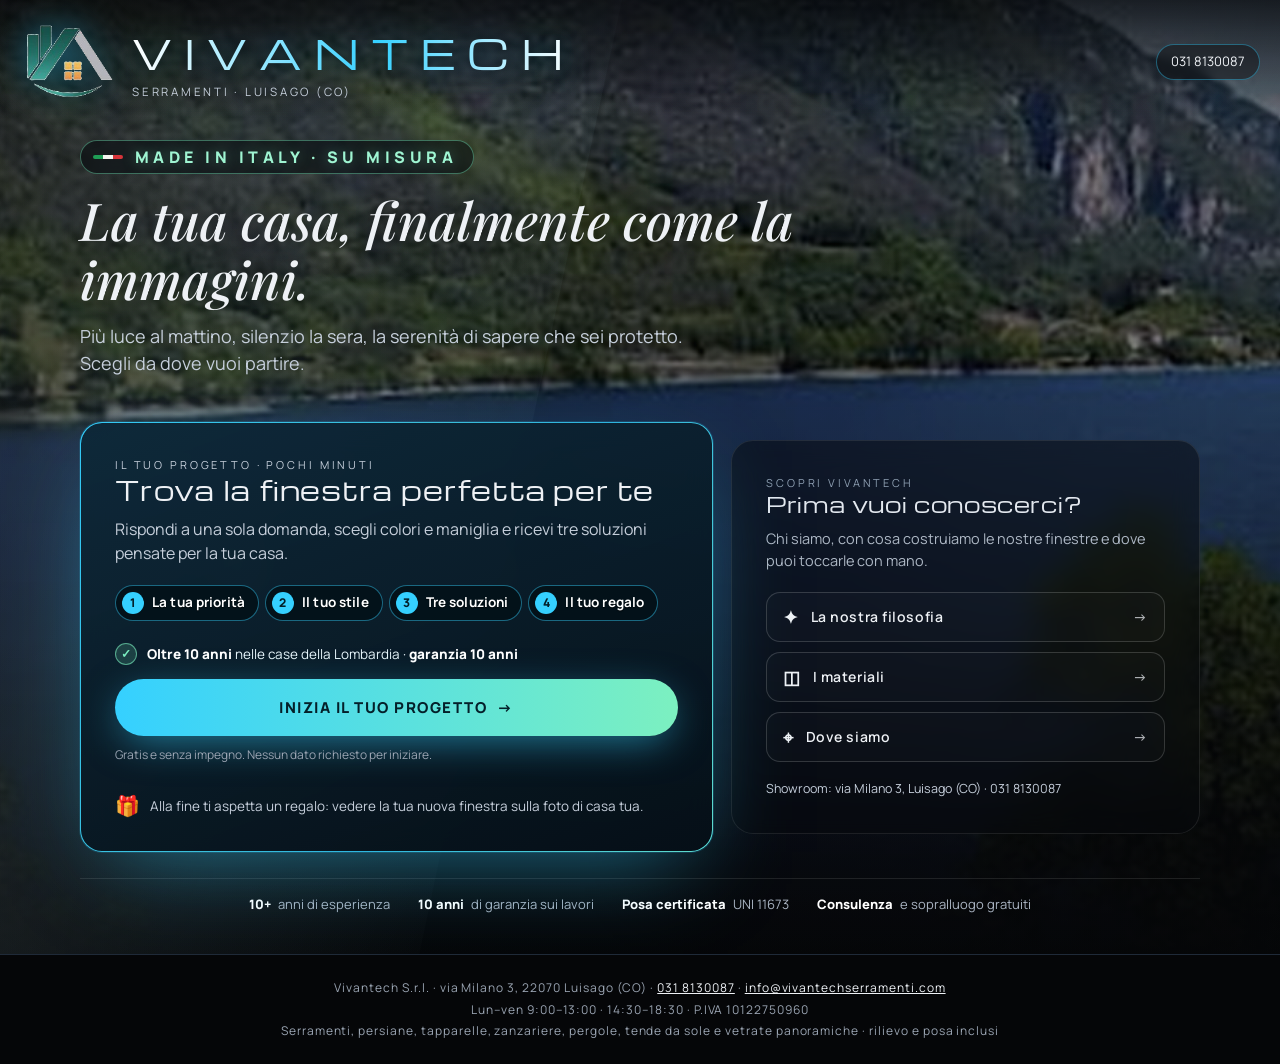
<file: index.html>
<!doctype html>
<html lang="it">
<head>
<meta charset="utf-8">
<meta name="viewport" content="width=device-width,initial-scale=1,viewport-fit=cover">
<title>Vivantech · Serramenti su misura a Luisago (CO)</title>
<meta name="description" content="Serramenti in PVC, fibra di vetro e alluminio con rilievo e posa. Trova la finestra perfetta per la tua casa o vieni a trovarci nello showroom di Luisago (CO).">
<meta name="theme-color" content="#050608">
<link rel="preconnect" href="https://fonts.googleapis.com">
<link rel="stylesheet" href="https://fonts.googleapis.com/css2?family=Michroma&family=Manrope:wght@400;600;800&family=Playfair+Display:ital,wght@1,500&display=swap">
<link rel="stylesheet" href="css/vt.css">
<link rel="prefetch" href="tre-finestre/">
<style>
/* ---------- HOME: un bivio, due binari ---------- */
.hero{position:relative;min-height:100vh;min-height:100dvh;display:flex;flex-direction:column;justify-content:center;
 padding:calc(96px + env(safe-area-inset-top,0px)) 20px 40px;overflow:hidden;isolation:isolate}
/* lo sfondo: il lago, con una "respirazione" lentissima */
.bg{position:absolute;inset:-4%;z-index:-2;background:url(img/vista-lago.jpg) center 68%/cover no-repeat;animation:breathe 38s ease-in-out infinite alternate;filter:saturate(1.05)}
@keyframes breathe{from{transform:scale(1)}to{transform:scale(1.08) translateY(-1.5%)}}
/* velo scuro: il testo resta leggibile, il lago resta protagonista in alto */
.veil{position:absolute;inset:0;z-index:-1;background:
 radial-gradient(90% 60% at 50% 0%,rgba(5,6,8,0),rgba(5,6,8,.35) 60%),
 linear-gradient(180deg,rgba(5,6,8,.35) 0%,rgba(5,6,8,.2) 30%,rgba(5,6,8,.55) 62%,rgba(5,6,8,.92) 90%,#050608 100%)}
/* lama di luce che attraversa piano la scena */
.glow{position:absolute;z-index:-1;top:-30%;left:-20%;width:60%;height:160%;background:linear-gradient(100deg,transparent,rgba(190,240,255,.10),transparent);
 transform:rotate(12deg);animation:sweep 14s ease-in-out infinite;pointer-events:none}
@keyframes sweep{0%{transform:translateX(-30%) rotate(12deg);opacity:0}25%{opacity:1}60%{opacity:.6}100%{transform:translateX(230%) rotate(12deg);opacity:0}}

.wrap{width:min(1120px,100%);margin:0 auto}
.head{max-width:720px;margin-bottom:clamp(26px,5vh,48px)}
.head .ttl{text-shadow:0 4px 30px rgba(0,0,0,.5);font:italic 500 clamp(28px,4.5vw,52px)/1.14 'Playfair Display',Georgia,serif;letter-spacing:0}
/* Made in Italy in evidenza, con il tricolore */
.head .eyebrow{display:inline-flex;align-items:center;gap:12px;font:800 clamp(13px,1.5vw,16px)/1 var(--body);letter-spacing:.28em;color:#9ff5d2;
 margin-bottom:16px;padding:8px 16px 8px 12px;border-radius:999px;background:rgba(5,10,14,.55);border:1px solid rgba(124,240,192,.4);
 backdrop-filter:blur(6px);text-shadow:0 0 14px rgba(124,240,192,.45)}
.head .eyebrow::before{content:"";width:30px;height:4px;border-radius:2px;flex:none;
 background:linear-gradient(90deg,#1f9d55 0 33.3%,#f4f5f0 33.3% 66.6%,#d6343a 66.6%)}

/* i due binari */
.tracks{display:grid;grid-template-columns:1.35fr 1fr;gap:18px;align-items:stretch}
.track{position:relative;border-radius:22px;padding:clamp(22px,3vw,34px);backdrop-filter:blur(14px);-webkit-backdrop-filter:blur(14px);
 opacity:0;transform:translateY(18px);animation:rise .9s cubic-bezier(.2,.8,.2,1) forwards}
.track h2{font:400 clamp(19px,2.3vw,26px)/1.3 var(--display);letter-spacing:.03em;margin:0 0 10px}
.track p{margin:0;color:#c6cfdb}
@keyframes rise{to{opacity:1;transform:none}}

/* BINARIO B: l'esperienza (azione primaria, la più luminosa) */
.tB{z-index:1;background:linear-gradient(160deg,rgba(12,40,56,.9),rgba(6,16,24,.92));border:1.5px solid rgba(53,208,255,.85);
 box-shadow:0 0 0 1px rgba(53,208,255,.15),0 30px 90px -30px rgba(53,208,255,.55);animation-delay:.15s}
.tB::before{content:"";position:absolute;inset:-1px;border-radius:inherit;padding:1px;pointer-events:none;
 background:linear-gradient(120deg,rgba(53,208,255,.9),rgba(124,240,192,.2) 40%,rgba(53,208,255,0) 60%,rgba(124,240,192,.8));
 -webkit-mask:linear-gradient(#000 0 0) content-box,linear-gradient(#000 0 0);-webkit-mask-composite:xor;mask-composite:exclude;opacity:.8}
.tB .btn{margin-top:14px;font-size:15px;padding:18px 26px}
.tB{animation:rise .9s cubic-bezier(.2,.8,.2,1) .15s forwards,halo 4.5s ease-in-out 1.2s infinite}
@keyframes halo{0%,100%{box-shadow:0 0 0 1px rgba(53,208,255,.25),0 0 40px -6px rgba(53,208,255,.55),0 30px 90px -30px rgba(53,208,255,.6)}
 50%{box-shadow:0 0 0 1px rgba(53,208,255,.45),0 0 70px -4px rgba(53,208,255,.8),0 30px 110px -26px rgba(53,208,255,.75)}}
/* rassicurazione subito sopra il pulsante */
.tB .proof{display:flex;align-items:center;gap:10px;flex-wrap:wrap;margin-top:22px;font-size:13.5px;color:#e8f6fb}
.proof .ok{flex:none;display:grid;place-items:center;width:22px;height:22px;border-radius:50%;background:rgba(124,240,192,.16);border:1px solid rgba(124,240,192,.6);color:var(--accent2);font-size:12px;font-weight:800}
.tB .proof span:last-child{flex:1;min-width:0}
.proof b{font-weight:800;color:#fff}
.tB{display:flex;flex-direction:column}.tB .gift{margin-top:auto;padding-top:18px}
@media(max-width:860px){.tB .gift{margin-top:14px;padding-top:0}}
.steps{list-style:none;display:flex;flex-wrap:wrap;gap:6px 6px;padding:0;margin:20px 0 0;counter-reset:s}
.steps li{counter-increment:s;display:flex;align-items:center;gap:8px;font:700 13.5px/1 var(--body);letter-spacing:.01em;color:#fff;
 background:rgba(4,18,26,.92);border:1px solid rgba(53,208,255,.45);border-radius:999px;padding:6px 13px 6px 6px;
 -webkit-font-smoothing:antialiased;text-shadow:0 1px 1px rgba(0,0,0,.6)}
.steps li::before{content:counter(s);display:grid;place-items:center;width:22px;height:22px;border-radius:50%;background:var(--accent);color:#03202a;font-weight:800;font-size:12px;text-shadow:none}
.gift{display:flex;gap:10px;align-items:flex-start;margin-top:18px;font-size:13.5px;color:#cfe9f2}
.gift i{font-style:normal;font-size:20px;line-height:1}
.micro{display:block;margin-top:10px;font-size:12px;color:var(--muted)}

/* BINARIO A: la scoperta (secondario, calmo) */
.tA{background:rgba(6,8,12,.5);border:1px solid rgba(255,255,255,.09);animation-delay:.3s;display:flex;flex-direction:column}
.links{display:grid;gap:10px;margin-top:20px}
.tA h2{font-size:clamp(17px,1.9vw,21px);color:#e3e8ef}
.tA h2+p{color:#aeb8c5;font-size:14.5px}
.tA .eyebrow{color:#8fa0b3}
.links .gh{justify-content:space-between;padding:12px 16px;border-radius:14px;font-size:14px;font-weight:600;border-color:rgba(255,255,255,.16);background:rgba(255,255,255,.02);backdrop-filter:none}
@media(min-width:861px){.tA{margin-block:18px}}
.links .gh span{display:flex;align-items:center;gap:12px}
.links .gh em{font-style:normal;font-size:18px}
.where{margin-top:auto;padding-top:18px;font-size:12.5px;color:var(--muted)}

.scroll{position:absolute;left:50%;bottom:14px;transform:translateX(-50%);font-size:11px;letter-spacing:.24em;text-transform:uppercase;color:var(--muted);opacity:.7}

/* barra della fiducia: numeri brevi, sotto la scelta (non distraggono dal bivio) */
.trust{list-style:none;display:flex;flex-wrap:wrap;justify-content:center;gap:8px 28px;margin:26px 0 0;padding:16px 0 0;border-top:1px solid rgba(255,255,255,.1);
 font-size:13px;color:#aab4c2;opacity:0;animation:rise .9s .5s forwards}
.trust b{color:#fff;font-weight:800;margin-right:4px}
/* marchio più evidente nella Home */
.home .top{padding-top:calc(16px + env(safe-area-inset-top,0px))}
.home .brand{gap:16px}
.home .brand img{width:96px;filter:drop-shadow(0 0 18px rgba(53,208,255,.55)) drop-shadow(0 6px 14px rgba(0,0,0,.6))}
.home .brand b{font-size:clamp(24px,3.4vw,40px);letter-spacing:.3em;filter:drop-shadow(0 0 14px rgba(53,208,255,.45)) drop-shadow(0 2px 6px rgba(0,0,0,.7))}
.home .brand small{font-size:11.5px;color:#c6cfdb;letter-spacing:.24em}
.home .hero{padding-top:calc(140px + env(safe-area-inset-top,0px))}
@media(max-width:640px){.home .brand{gap:10px}.home .brand img{width:60px}.home .brand b{font-size:19px;letter-spacing:.17em}.home .tel{font-size:12px;padding:6px 10px}.home .hero{padding-top:calc(108px + env(safe-area-inset-top,0px))}}
@media(max-width:860px){
 .trust{justify-content:flex-start;gap:8px 18px}
 .tracks{grid-template-columns:1fr}
 .hero{justify-content:flex-start}
 .head{margin-bottom:22px}
}
</style>
</head>
<body class="home">
<header class="top">
 <a class="brand" href="./"><img src="img/logo.png" alt="Logo Vivantech"><div><b>Vivantech</b><small>Serramenti · Luisago (CO)</small></div></a>
 <a class="tel" href="tel:+390318130087">031 8130087</a>
</header>

<main class="hero">
 <div class="bg" aria-hidden="true"></div><div class="veil" aria-hidden="true"></div><div class="glow" aria-hidden="true"></div>
 <div class="wrap">
  <div class="head">
   <p class="eyebrow">Made in Italy · Su misura</p>
   <h1 class="ttl">La tua casa, finalmente come la immagini.</h1>
   <p class="sub">Più luce al mattino, silenzio la sera, la serenità di sapere che sei protetto. Scegli da dove vuoi partire.</p>
  </div>

  <div class="tracks">
   <!-- BINARIO B · L'ESPERIENZA (azione principale) -->
   <section class="track tB" aria-labelledby="tBt">
    <p class="eyebrow">Il tuo progetto · pochi minuti</p>
    <h2 id="tBt">Trova la finestra perfetta per te</h2>
    <p>Rispondi a una sola domanda, scegli colori e maniglia e ricevi tre soluzioni pensate per la tua casa.</p>
    <ol class="steps" aria-label="Le tappe">
     <li>La tua priorità</li><li>Il tuo stile</li><li>Tre soluzioni</li><li>Il tuo regalo</li>
    </ol>
    <p class="proof"><span class="ok" aria-hidden="true">✓</span><span><b>Oltre 10 anni</b> nelle case della Lombardia · <b>garanzia 10 anni</b></span></p>
    <a class="btn" href="tre-finestre/#priorita">Inizia il tuo progetto <span aria-hidden="true">→</span></a>
    <span class="micro">Gratis e senza impegno. Nessun dato richiesto per iniziare.</span>
    <p class="gift"><i aria-hidden="true">🎁</i><span>Alla fine ti aspetta un regalo: vedere la tua nuova finestra sulla foto di casa tua.</span></p>
   </section>

   <!-- BINARIO A · LA SCOPERTA -->
   <section class="track tA" aria-labelledby="tAt">
    <p class="eyebrow">Scopri Vivantech</p>
    <h2 id="tAt">Prima vuoi conoscerci?</h2>
    <p>Chi siamo, con cosa costruiamo le nostre finestre e dove puoi toccarle con mano.</p>
    <nav class="links" aria-label="Scopri Vivantech">
     <a class="gh" href="scopri/#filosofia"><span><em aria-hidden="true">✦</em>La nostra filosofia</span><i aria-hidden="true">→</i></a>
     <a class="gh" href="scopri/#materiali"><span><em aria-hidden="true">◫</em>I materiali</span><i aria-hidden="true">→</i></a>
     <a class="gh" href="scopri/#dove"><span><em aria-hidden="true">⌖</em>Dove siamo</span><i aria-hidden="true">→</i></a>
    </nav>
    <p class="where">Showroom: via Milano 3, Luisago (CO) · 031 8130087</p>
   </section>
  </div>
  <ul class="trust" aria-label="Perché fidarti">
   <li><b>10+</b> anni di esperienza</li>
   <li><b>10 anni</b> di garanzia sui lavori</li>
   <li><b>Posa certificata</b> UNI 11673</li>
   <li><b>Consulenza</b> e sopralluogo gratuiti</li>
  </ul>
 </div>
</main>

<footer>Vivantech S.r.l. · via Milano 3, 22070 Luisago (CO) · <a href="tel:+390318130087">031 8130087</a> · <a href="mailto:info@vivantechserramenti.com">info@vivantechserramenti.com</a><br>Lun–ven 9:00–13:00 · 14:30–18:30 · P.IVA 10122750960<br>Serramenti, persiane, tapparelle, zanzariere, pergole, tende da sole e vetrate panoramiche · rilievo e posa inclusi</footer>
</body>
</html>
</file>
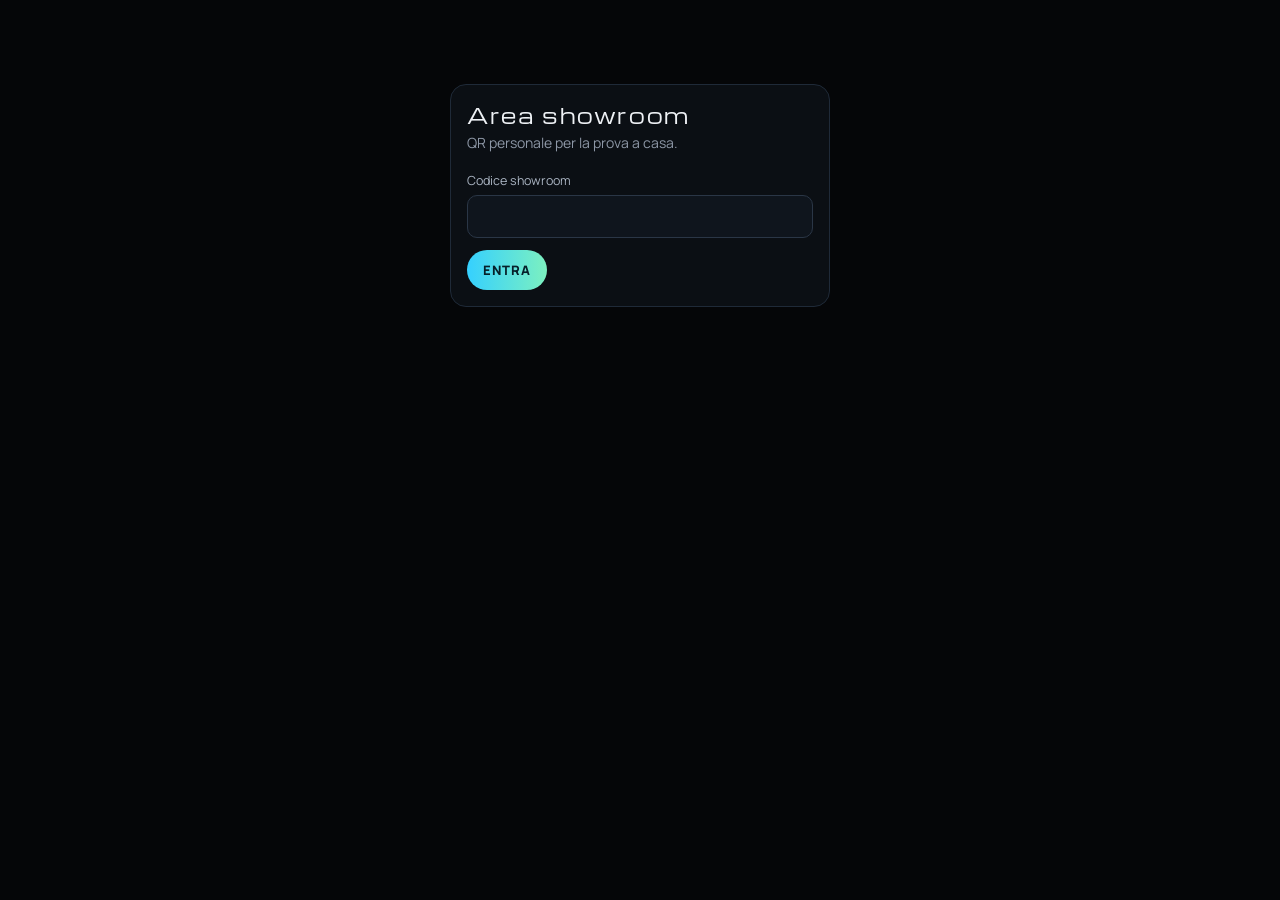
<file: operatore/index.html>
<!doctype html>
<html lang="it">
<head>
<meta charset="utf-8">
<meta name="viewport" content="width=device-width,initial-scale=1">
<title>QR prova a casa · Showroom Vivantech</title>
<meta name="robots" content="noindex,nofollow">
<link rel="preconnect" href="https://fonts.googleapis.com">
<link rel="stylesheet" href="https://fonts.googleapis.com/css2?family=Michroma&family=Manrope:wght@400;600;800&display=swap">
<style>
:root{--bg:#050608;--fg:#eef1f5;--muted:#8d97a6;--accent:#35d0ff;--accent2:#7cf0c0;--display:'Michroma',Arial,sans-serif;--body:'Manrope',Arial,sans-serif;color-scheme:dark}
*{box-sizing:border-box}body{margin:0;background:var(--bg);color:var(--fg);font-family:var(--body)}
[hidden]{display:none!important}
main{max-width:900px;margin:0 auto;padding:24px 16px}
h1{font:400 20px var(--display);letter-spacing:.08em;margin:0 0 4px}
.sub{color:var(--muted);margin:0 0 20px;font-size:14px}
.grid{display:grid;grid-template-columns:1fr 340px;gap:20px}
.card{background:#0b0f14;border:1px solid #1f2a38;border-radius:16px;padding:16px}
label{display:flex;flex-direction:column;gap:6px;font-size:12.5px;color:#aab4c2;margin-bottom:12px}
select,input{background:#0f151d;border:1px solid #2a3646;border-radius:10px;color:var(--fg);font:15px var(--body);padding:10px 12px}
.row{display:flex;gap:8px;flex-wrap:wrap}
.btn{appearance:none;border:0;background:linear-gradient(90deg,var(--accent),#7cf0c0);color:#06202a;font:800 13px var(--body);border-radius:999px;padding:11px 16px;letter-spacing:.08em;text-transform:uppercase;cursor:pointer}
.ghost{appearance:none;background:transparent;border:1px solid rgba(255,255,255,.35);color:var(--fg);border-radius:999px;padding:10px 14px;font:600 13px var(--body);cursor:pointer;text-decoration:none}
#qr{background:#fff;border-radius:12px;padding:10px;aspect-ratio:1}
#qr svg{display:block;width:100%;height:100%}
.code{font:400 22px var(--display);letter-spacing:.12em;text-align:center;margin:12px 0 4px}
.what{text-align:center;color:#c3ccd8;font-size:13.5px;margin:0 0 10px}
.err{color:#ff8a8a;font-size:13px}
.note{color:var(--muted);font-size:12.5px;line-height:1.5;margin-top:16px}
@media (max-width:760px){.grid{grid-template-columns:1fr}}
@media print{body{background:#fff;color:#000}.card:first-child,.row,.note,h1+.sub{display:none}.grid{grid-template-columns:1fr}.card{border:0;background:#fff}.code,.what{color:#000}}
</style>
</head>
<body>
<main>
 <section id="gate" class="card" style="max-width:380px;margin:60px auto">
  <h1>Area showroom</h1><p class="sub">QR personale per la prova a casa.</p>
  <label>Codice showroom<input id="pin" type="password" inputmode="numeric" autocomplete="off"></label>
  <button class="btn" id="enter">Entra</button> <span class="err" id="pinErr" hidden>Codice non corretto</span>
 </section>
 <section id="app" hidden>
  <h1>QR prova a casa</h1>
  <p class="sub">Scegli la finestra vista con il cliente e consegnagli il QR: lo inquadra, carica la foto frontale della sua finestra e ci appoggia sopra il serramento.</p>
  <div class="grid">
   <div class="card">
    <label>Materiale<select id="m"></select></label>
    <label>Modello<select id="mod"></select></label>
    <label>Colore interno<select id="c"></select></label>
    <label>Colore esterno<select id="ce"></select></label>
    <label>Maniglia<select id="h"></select></label>
    <label>Finitura maniglia<select id="hf"></select></label>
    <label>Codice cliente <small>(quello della prenotazione, se c'è; altrimenti ne creo uno nuovo)</small><input id="id" placeholder="VT-XXXXXX" autocapitalize="characters"></label>
    <span class="err" id="idErr" hidden>Codice non valido: controlla le lettere o creane uno nuovo.</span>
    <div class="row"><button class="ghost" id="nuovo">Nuovo codice</button><button class="ghost" onclick="print()">Stampa</button></div>
   </div>
   <div class="card">
    <div id="qr"></div>
    <p class="code" id="code"></p>
    <p class="what" id="what"></p>
    <div class="row" style="justify-content:center"><a class="ghost" id="open" target="_blank" rel="noopener">Apri la prova</a><button class="ghost" id="copy">Copia il link</button></div>
   </div>
  </div>
  <p class="note">Il codice va annotato in Go High Level sulla scheda del cliente: è lo stesso che arriva con la prenotazione dal sito. La foto del cliente resta sul suo telefono.</p>
 </section>
</main>
<script type="module">
import { nuovoCodice, codiceValido, linkProva, disegnaQR } from '../js/consulenza.js';
const MAT={pvc:{label:'PVC',models:['Brillant 70','PVC 80']},fib:{label:'Fibra di vetro',models:['70 EVO','P76 NEO']},alu:{label:'Alluminio',models:['In arrivo']}};
const COL=[['bianco','Bianco'],['rosso','Rosso vino RAL 3005'],['grigio','Antracite RAL 7016'],['verde','Verde RAL 6005'],['marrone','Marrone RAL 8017'],['rovere','Rovere'],['noce','Noce']];
const HAN=[['classica','Classica'],['squadrata','Squadrata minimal'],['chiave','Con chiave']];
const FIN=[['argento','Argento satinato'],['cromo','Cromo satinato'],['nero','Nero opaco'],['bronzo','Bronzo'],['bianco','Bianco']];
const opt=L=>L.map(([k,n])=>`<option value="${k}">${n}</option>`).join('');
const $=s=>document.querySelector(s);
// cancello leggero: il sito è statico e pubblico, questo evita solo l'accesso casuale
const PIN='3005';
const ok=()=>{$('#gate').hidden=true;$('#app').hidden=false;try{sessionStorage.setItem('vt-op','1')}catch(_){}};
try{if(sessionStorage.getItem('vt-op'))ok()}catch(_){}
$('#enter').onclick=()=>{if($('#pin').value===PIN)ok();else $('#pinErr').hidden=false};
$('#pin').onkeydown=e=>{if(e.key==='Enter')$('#enter').click()};
$('#m').innerHTML=Object.entries(MAT).map(([k,v])=>`<option value="${k}">${v.label}</option>`).join('');
$('#c').innerHTML=opt(COL);$('#ce').innerHTML=opt(COL);$('#h').innerHTML=opt(HAN);$('#hf').innerHTML=opt(FIN);
const fillMod=()=>{$('#mod').innerHTML=MAT[$('#m').value].models.map(x=>`<option>${x}</option>`).join('')};
$('#m').value='fib';fillMod();$('#id').value=nuovoCodice();
function draw(){const id=$('#id').value.trim().toUpperCase();const valid=codiceValido(id);$('#idErr').hidden=valid;if(!valid){$('#qr').innerHTML='';$('#code').textContent='';return}
 const sel={mat:$('#m').value,model:$('#mod').value,colorKey:$('#c').value,colorOutKey:$('#ce').value,handle:$('#h').value,finish:$('#hf').value};const N=(L,k)=>L.find(x=>x[0]===k)[1];const url=linkProva(sel,id);
 disegnaQR($('#qr'),url);$('#code').textContent=id;$('#what').textContent=`${MAT[sel.mat].label} ${sel.model} · int. ${N(COL,sel.colorKey)} / est. ${N(COL,sel.colorOutKey)} · maniglia ${N(HAN,sel.handle).toLowerCase()} ${N(FIN,sel.finish).toLowerCase()}`;$('#open').href=url;$('#copy').onclick=()=>navigator.clipboard&&navigator.clipboard.writeText(url)}
$('#m').onchange=()=>{fillMod();draw()};['#mod','#c','#ce','#h','#hf'].forEach(s=>$(s).onchange=draw);$('#id').oninput=draw;
$('#nuovo').onclick=()=>{$('#id').value=nuovoCodice();draw()};
draw();
</script>
</body>
</html>
</file>
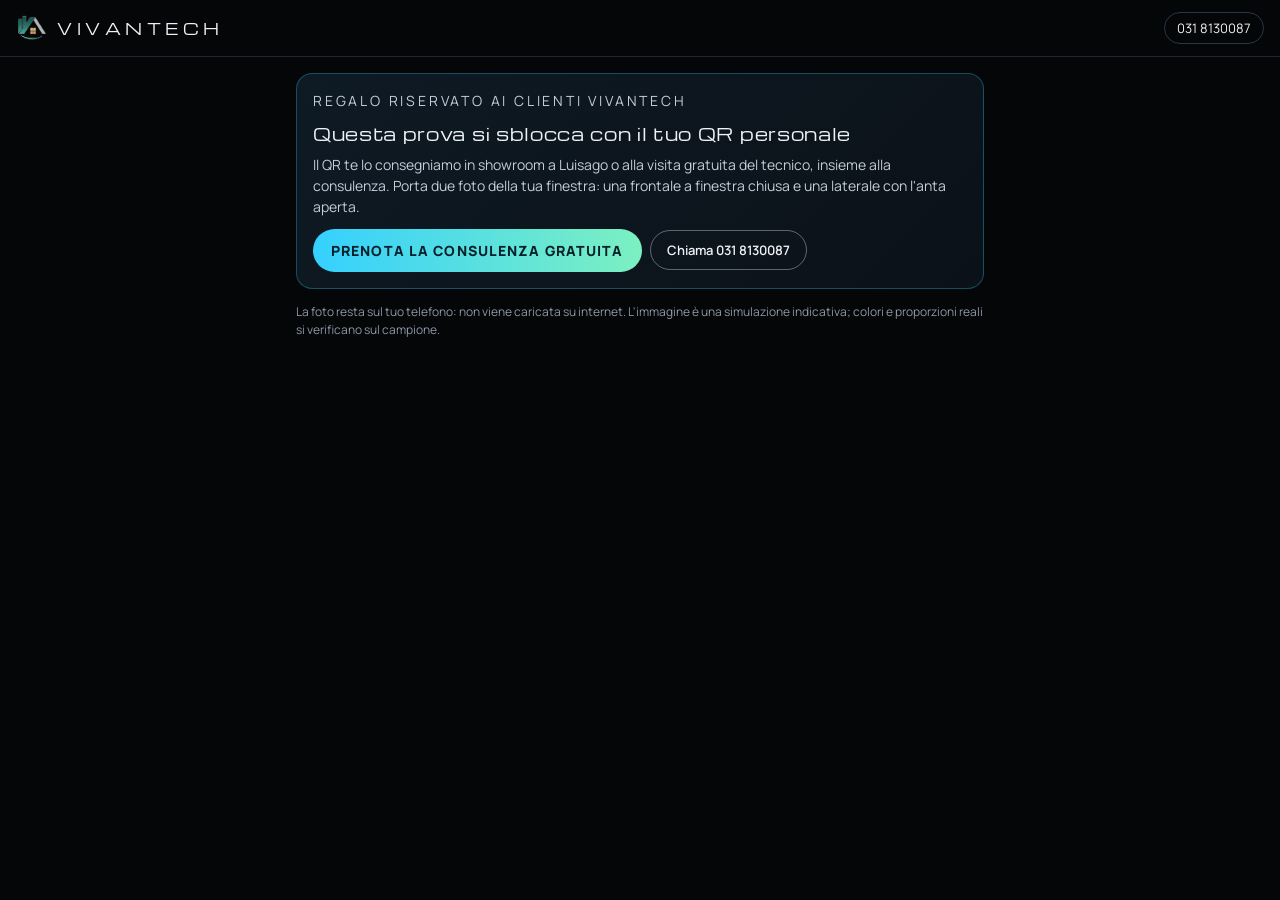
<file: prova/index.html>
<!doctype html>
<html lang="it">
<head>
<meta charset="utf-8">
<meta name="viewport" content="width=device-width,initial-scale=1,viewport-fit=cover">
<title>Prova a casa · Vivantech</title>
<meta name="description" content="Prova il serramento Vivantech sulla foto della tua finestra: carica la foto, appoggia la finestra nuova e guarda l'effetto.">
<meta name="robots" content="noindex">
<link rel="preconnect" href="https://fonts.googleapis.com">
<link rel="stylesheet" href="https://fonts.googleapis.com/css2?family=Michroma&family=Manrope:wght@400;600;800&display=swap">
<style>
:root{--bg:#050608;--fg:#eef1f5;--muted:#8d97a6;--line:#1f2630;--accent:#35d0ff;--accent2:#7cf0c0;--display:'Michroma',Arial,sans-serif;--body:'Manrope',Arial,sans-serif;color-scheme:dark}
*{box-sizing:border-box}
html,body{margin:0;min-height:100%;background:var(--bg);color:var(--fg);font-family:var(--body)}
[hidden]{display:none!important}
header{display:flex;align-items:center;gap:10px;padding:12px 16px;border-bottom:1px solid var(--line)}
header img{height:30px}
header b{font:400 15px var(--display);letter-spacing:.3em}
header a{margin-left:auto;color:var(--fg);text-decoration:none;border:1px solid #2a3646;border-radius:999px;padding:6px 12px;font-size:13px}
main{max-width:720px;margin:0 auto;padding:16px}
.tag{margin:6px 0 4px;font-size:11px;letter-spacing:.2em;text-transform:uppercase;color:var(--accent2)}
h1{font:400 clamp(18px,5vw,24px)/1.3 var(--display);letter-spacing:.04em;margin:0 0 8px}
.lead{color:#d4dbe4;font-size:15px;line-height:1.55;margin:0 0 14px}
.lead b{color:#fff}
.card{background:#0b0f14;border:1px solid #1f2a38;border-radius:16px;padding:16px;margin-bottom:14px}
.row{display:flex;flex-wrap:wrap;gap:8px;align-items:center}
.lbl{font-size:11px;letter-spacing:.18em;text-transform:uppercase;color:var(--muted);margin-right:4px}
.pill{appearance:none;border:1px solid #2a3646;background:#0f151d;color:var(--fg);border-radius:999px;padding:8px 12px;font:600 13px var(--body);cursor:pointer}
.pill[aria-pressed="true"]{border-color:var(--accent);background:rgba(53,208,255,.12)}
.sw{appearance:none;width:32px;height:32px;border-radius:50%;border:2px solid rgba(255,255,255,.25);cursor:pointer;padding:0}
.sw[aria-pressed="true"]{border-color:#fff;box-shadow:0 0 0 3px rgba(53,208,255,.55)}
.cn{font-size:12px;color:#c3ccd8;letter-spacing:.08em;text-transform:uppercase}
.up{display:flex;flex-direction:column;align-items:center;gap:10px;text-align:center;border:1.5px dashed #2f3d50;border-radius:16px;padding:22px 16px;cursor:pointer;background:#0b0f14}
.up input{position:absolute;width:1px;height:1px;opacity:0}
.up .big{font-size:40px}
.up b{font-size:16px}
.up span{color:#aab4c2;font-size:13.5px;line-height:1.5}
.btn{appearance:none;border:0;background:linear-gradient(90deg,var(--accent),#7cf0c0);color:#06202a;font:800 14px var(--body);border-radius:999px;padding:12px 18px;letter-spacing:.08em;text-transform:uppercase;cursor:pointer;text-decoration:none;display:inline-flex;align-items:center;justify-content:center;gap:8px}
.ghost{appearance:none;background:transparent;border:1px solid rgba(255,255,255,.35);color:var(--fg);border-radius:999px;padding:10px 16px;font:600 13px var(--body);cursor:pointer;text-decoration:none;display:inline-flex;align-items:center;gap:6px}
.btn:focus-visible,.ghost:focus-visible,.pill:focus-visible,.sw:focus-visible{outline:2px solid #fff;outline-offset:2px}
/* editor */
#stage{position:relative;width:100%;border-radius:14px;overflow:hidden;background:#000;touch-action:none;user-select:none;-webkit-user-select:none}
#photo{display:block;width:100%;height:auto;pointer-events:none}
#ov{position:absolute;left:0;top:0;transform-origin:0 0;pointer-events:none;will-change:transform;transition:opacity .2s}
#stage.hide #ov{opacity:0}
.h{position:absolute;width:34px;height:34px;margin:-17px 0 0 -17px;border-radius:50%;background:rgba(53,208,255,.25);border:2px solid #fff;box-shadow:0 0 0 2px rgba(0,0,0,.35);touch-action:none;cursor:grab;z-index:3}
.h::after{content:"";position:absolute;left:50%;top:50%;width:6px;height:6px;margin:-3px;border-radius:50%;background:#fff}
.h.mv{width:44px;height:44px;margin:-22px 0 0 -22px;background:rgba(0,0,0,.35);border-style:dashed}
.h.mv::after{content:"✥";width:auto;height:auto;margin:0;transform:translate(-50%,-55%);background:none;color:#fff;font-size:20px}
#stage.hide .h{opacity:.25}
.tools{display:flex;flex-wrap:wrap;gap:8px;margin-top:10px}
.hint{font-size:13px;color:#aab4c2;margin:10px 0 0;line-height:1.5}
.cta{background:linear-gradient(135deg,#0e1a24,#0b1118);border-color:rgba(53,208,255,.3)}
.cta h2{font:400 17px/1.35 var(--display);margin:0 0 8px;letter-spacing:.04em}
.cta p{color:#c3ccd8;margin:0 0 12px;line-height:1.5;font-size:14px}
.small{font-size:12px;color:var(--muted);line-height:1.5}
</style>
</head>
<body>
<header><img src="../img/logo.png" alt="" onerror="this.remove()"><b>VIVANTECH</b><a href="tel:+390318130087">031 8130087</a></header>
<main>
 <section id="locked" class="card cta" hidden>
  <p class="tag">Regalo riservato ai clienti Vivantech</p>
  <h2>Questa prova si sblocca con il tuo QR personale</h2>
  <p>Il QR te lo consegniamo in showroom a Luisago o alla visita gratuita del tecnico, insieme alla consulenza. Porta due foto della tua finestra: una frontale a finestra chiusa e una laterale con l'anta aperta.</p>
  <div class="row"><a class="btn" href="../tre-finestre/#prenota">Prenota la consulenza gratuita</a><a class="ghost" href="tel:+390318130087">Chiama 031 8130087</a></div>
 </section>
 <div id="unlocked">
 <p class="tag">Prova a casa · il tuo regalo</p>
 <h1>Guarda la tua nuova finestra, a casa tua</h1>
 <p class="lead">Hai scelto <b id="selName"></b>. Carica la foto della tua finestra e appoggiaci sopra il serramento: vedi subito l'effetto.</p>

 <div class="card">
  <div class="row" id="mats"><span class="lbl">Materiale</span></div>
  <div class="row" style="margin-top:10px" id="cols"><span class="lbl">Colore interno</span><span class="cn" id="colName"></span></div>
  <div class="row" style="margin-top:10px" id="hans"><span class="lbl">Maniglia</span></div>
  <div class="row" style="margin-top:10px" id="fins"><span class="lbl">Finitura</span><span class="cn" id="finName"></span></div>
  <p class="cn" style="margin:8px 0 0;text-transform:none;letter-spacing:0">Tonalità indicative: i colori veri li vedi sui campioni.</p>
 </div>

 <label class="up" id="upBox">
  <span class="big" aria-hidden="true">📷</span>
  <b>Carica la foto frontale della tua finestra</b>
  <span>Finestra chiusa, scattata dal centro della stanza, con tutta la finestra nell'inquadratura.</span>
  <span class="ghost">Scatta o scegli una foto</span>
  <input type="file" id="file" accept="image/*">
 </label>

 <section id="editor" hidden>
  <div id="stage">
   <img id="photo" alt="La foto della tua finestra">
   <img id="ov" alt="">
   <div class="h" data-i="0" aria-label="Angolo in alto a sinistra"></div>
   <div class="h" data-i="1" aria-label="Angolo in alto a destra"></div>
   <div class="h" data-i="2" aria-label="Angolo in basso a destra"></div>
   <div class="h" data-i="3" aria-label="Angolo in basso a sinistra"></div>
   <div class="h mv" data-i="m" aria-label="Sposta la finestra"></div>
  </div>
  <p class="hint">Trascina i 4 cerchi sugli angoli della tua finestra (dove il telaio incontra il muro). Il cerchio al centro sposta tutto.</p>
  <div class="tools">
   <button type="button" class="ghost" id="cmp">👁 Tieni premuto per vedere com'è oggi</button>
   <button type="button" class="ghost" id="save">⬇ Salva l'immagine</button>
   <button type="button" class="ghost" id="other">↺ Cambia foto</button>
  </div>
 </section>

 <section class="card cta">
  <h2>Ti piace? La vediamo dal vero, gratis</h2>
  <p>La foto ti dà l'idea; le misure, la posa giusta e il prezzo li definisce un nostro tecnico. Vieni in showroom a Luisago o prenota il sopralluogo gratuito a casa tua.</p>
  <div class="row"><a class="btn" id="book">Prenota la consulenza gratuita</a><a class="ghost" href="tel:+390318130087">Chiama 031 8130087</a></div>
  <p class="small" id="code"></p>
 </section>
</div>
 <p class="small">La foto resta sul tuo telefono: non viene caricata su internet. L'immagine è una simulazione indicativa; colori e proporzioni reali si verificano sul campione.</p>
</main>
<script type="module">
import { codiceValido } from '../js/consulenza.js';
const MAT={pvc:{label:'PVC',models:['Brillant 70','PVC 80']},fib:{label:'Fibra di vetro',models:['70 EVO','P76 NEO']},alu:{label:'Alluminio',models:['In arrivo']}};
const COL=[{k:'bianco',n:'Bianco',sw:'#f1f1ec'},{k:'rosso',n:'Rosso vino RAL 3005',sw:'#5e2129'},{k:'grigio',n:'Antracite RAL 7016',sw:'#383e42'},{k:'verde',n:'Verde RAL 6005',sw:'#114232'},{k:'marrone',n:'Marrone RAL 8017',sw:'#45322e'},{k:'rovere',n:'Rovere',sw:'linear-gradient(100deg,#8d6d47,#a6865a 40%,#86663f 60%,#99794f)'},{k:'noce',n:'Noce',sw:'linear-gradient(100deg,#4f3220,#6b4529 40%,#4a2f1d 60%,#5d3c25)'}];
const HAN=[{k:'classica',n:'Classica'},{k:'squadrata',n:'Squadrata'},{k:'chiave',n:'Con chiave'}];
const FIN=[{k:'argento',n:'Argento satinato',sw:'linear-gradient(135deg,#e6e8eb,#a9adb3)'},{k:'cromo',n:'Cromo satinato',sw:'linear-gradient(135deg,#f6f7f8,#b8bdc3)'},{k:'nero',n:'Nero opaco',sw:'#1d1e20'},{k:'bronzo',n:'Bronzo',sw:'linear-gradient(135deg,#9a7448,#5d4128)'},{k:'bianco',n:'Bianco',sw:'#f1f1ec'}];
/* posizione della maniglia sull'immagine della finestra (x,y,larghezza,altezza in frazioni) */
const HPOS={"pvc":{"classica":[0.5215,0.4666,0.0262,0.1182],"squadrata":[0.5232,0.472,0.0228,0.104],"chiave":[0.5215,0.4666,0.0262,0.1182]},"fib":{"classica":[0.5139,0.4666,0.0253,0.1182],"squadrata":[0.5156,0.472,0.0219,0.104],"chiave":[0.5139,0.4666,0.0253,0.1182]},"alu":{"classica":[0.4954,0.4666,0.0262,0.1182],"squadrata":[0.497,0.472,0.0228,0.104],"chiave":[0.4954,0.4666,0.0262,0.1182]}};
const q=new URLSearchParams(location.search);
const st={m:MAT[q.get('m')]?q.get('m'):'fib',mod:q.get('mod')||'',c:COL.some(c=>c.k===q.get('c'))?q.get('c'):'bianco',ce:COL.some(c=>c.k===q.get('ce'))?q.get('ce'):null,h:HAN.some(x=>x.k===q.get('h'))?q.get('h'):'classica',hf:FIN.some(x=>x.k===q.get('hf'))?q.get('hf'):'argento',id:(q.get('id')||'').replace(/[^A-Z0-9-]/gi,'').slice(0,12)};
if(!MAT[st.m].models.includes(st.mod))st.mod=MAT[st.m].models[0];
if(!codiceValido(st.id.toUpperCase())){document.getElementById('locked').hidden=false;document.getElementById('unlocked').hidden=true}
const $=s=>document.querySelector(s);
const ov=$('#ov'),stage=$('#stage'),photo=$('#photo');
const load=u=>new Promise((ok,ko)=>{const i=new Image();i.onload=()=>ok(i);i.onerror=ko;i.src=u});
let job=0;
async function compose(){const my=++job;try{
 const [w,h]=await Promise.all([load(`../img/prova/${st.m}-${st.c}.webp`),load(`../img/prova/h-${st.m}-${st.h}-${st.hf}.webp`)]);if(my!==job)return;
 const cv=document.createElement('canvas');cv.width=w.naturalWidth;cv.height=w.naturalHeight;const g=cv.getContext('2d');g.drawImage(w,0,0);
 const r=HPOS[st.m][st.h];g.drawImage(h,Math.round(r[0]*cv.width),Math.round(r[1]*cv.height),Math.round(r[2]*cv.width),Math.round(r[3]*cv.height));
 ov.src=cv.toDataURL('image/png')}catch(_){ov.src=`../img/prova/${st.m}-${st.c}.webp`}}
const nm=(L,k)=>L.find(x=>x.k===k).n;
const params=()=>({m:st.m,mod:st.mod,c:st.c,...(st.ce?{ce:st.ce}:{}),h:st.h,hf:st.hf});
function sync(){
 $('#selName').textContent=`${MAT[st.m].label} ${st.mod} · interno ${nm(COL,st.c)}${st.ce&&st.ce!==st.c?`, esterno ${nm(COL,st.ce)}`:''} · maniglia ${nm(HAN,st.h).toLowerCase()} ${nm(FIN,st.hf).toLowerCase()}`;
 $('#finName').textContent=nm(FIN,st.hf);
 document.querySelectorAll('#hans .pill').forEach(b=>b.setAttribute('aria-pressed',b.dataset.k===st.h));
 document.querySelectorAll('#fins .sw').forEach(b=>b.setAttribute('aria-pressed',b.dataset.k===st.hf));
 $('#colName').textContent=COL.find(c=>c.k===st.c).n;
 document.querySelectorAll('#mats .pill').forEach(b=>b.setAttribute('aria-pressed',b.dataset.k===st.m));
 document.querySelectorAll('#cols .sw').forEach(b=>b.setAttribute('aria-pressed',b.dataset.k===st.c));
 compose();
 const p=new URLSearchParams(params());$('#book').href=`../tre-finestre/#prenota?${p}`;
 $('#code').textContent=st.id?`Il tuo codice: ${st.id} — citalo quando ci chiami.`:'';
 history.replaceState(null,'',`?${new URLSearchParams({...params(),...(st.id?{id:st.id}:{})})}`);
}
Object.entries(MAT).forEach(([k,v])=>{const b=document.createElement('button');b.type='button';b.className='pill';b.dataset.k=k;b.textContent=v.label;b.onclick=()=>{st.m=k;st.mod=v.models[0];sync()};$('#mats').appendChild(b)});
COL.forEach(c=>{const b=document.createElement('button');b.type='button';b.className='sw';b.dataset.k=c.k;b.title=c.n;b.setAttribute('aria-label',c.n);b.style.background=c.sw;b.onclick=()=>{st.c=c.k;sync()};$('#cols').insertBefore(b,$('#colName'))});
HAN.forEach(h=>{const b=document.createElement('button');b.type='button';b.className='pill';b.dataset.k=h.k;b.textContent=h.n;b.onclick=()=>{st.h=h.k;sync()};$('#hans').appendChild(b)});
FIN.forEach(f=>{const b=document.createElement('button');b.type='button';b.className='sw';b.dataset.k=f.k;b.title=f.n;b.setAttribute('aria-label',f.n);b.style.background=f.sw;b.onclick=()=>{st.hf=f.k;sync()};$('#fins').insertBefore(b,$('#finName'))});
sync();

/* ---------- foto ---------- */
let P=null; // 4 angoli in frazioni della foto (0..1): alto-sx, alto-dx, basso-dx, basso-sx
$('#file').addEventListener('change',e=>{const f=e.target.files&&e.target.files[0];if(!f)return;photo.onload=()=>{$('#upBox').hidden=true;$('#editor').hidden=false;
  if(!P){const ar=photo.naturalWidth/photo.naturalHeight,h=.62,w=Math.min(.7,h*.8/ar);P=[[.5-w/2,.5-h/2],[.5+w/2,.5-h/2],[.5+w/2,.5+h/2],[.5-w/2,.5+h/2]]}
  layout();$('#editor').scrollIntoView({behavior:'smooth',block:'start'})};photo.src=URL.createObjectURL(f)});
$('#other').onclick=()=>{$('#file').value='';$('#file').click()};

/* ---------- prospettiva: matrice che porta il rettangolo dell'immagine sui 4 punti ---------- */
function adj(m){return[m[4]*m[8]-m[5]*m[7],m[2]*m[7]-m[1]*m[8],m[1]*m[5]-m[2]*m[4],m[5]*m[6]-m[3]*m[8],m[0]*m[8]-m[2]*m[6],m[2]*m[3]-m[0]*m[5],m[3]*m[7]-m[4]*m[6],m[1]*m[6]-m[0]*m[7],m[0]*m[4]-m[1]*m[3]]}
function mul(a,b){const c=Array(9);for(let i=0;i<3;i++)for(let j=0;j<3;j++){let s=0;for(let k=0;k<3;k++)s+=a[3*i+k]*b[3*k+j];c[3*i+j]=s}return c}
function mulv(m,v){return[m[0]*v[0]+m[1]*v[1]+m[2]*v[2],m[3]*v[0]+m[4]*v[1]+m[5]*v[2],m[6]*v[0]+m[7]*v[1]+m[8]*v[2]]}
function basis(p){const m=[p[0][0],p[1][0],p[2][0],p[0][1],p[1][1],p[2][1],1,1,1];const v=mulv(adj(m),[p[3][0],p[3][1],1]);return mul(m,[v[0],0,0,0,v[1],0,0,0,v[2]])}
function homog(src,dst){const t=mul(basis(dst),adj(basis(src)));return t.map(x=>x/t[8])}
function layout(){if(!P)return;const W=stage.clientWidth,Hh=stage.clientHeight,w=ov.naturalWidth||1185,h=ov.naturalHeight||1481;
 const d=P.map(p=>[p[0]*W,p[1]*Hh]);const t=homog([[0,0],[w,0],[w,h],[0,h]],d);
 ov.style.width=w+'px';ov.style.height=h+'px';
 ov.style.transform=`matrix3d(${t[0]},${t[3]},0,${t[6]},${t[1]},${t[4]},0,${t[7]},0,0,1,0,${t[2]},${t[5]},0,${t[8]})`;
 document.querySelectorAll('.h').forEach(el=>{const i=el.dataset.i;const p=i==='m'?[(d[0][0]+d[1][0]+d[2][0]+d[3][0])/4,(d[0][1]+d[1][1]+d[2][1]+d[3][1])/4]:d[+i];el.style.left=p[0]+'px';el.style.top=p[1]+'px'})}
ov.onload=layout;addEventListener('resize',layout);

/* ---------- trascinamento degli angoli ---------- */
document.querySelectorAll('.h').forEach(el=>{el.addEventListener('pointerdown',e=>{e.preventDefault();el.setPointerCapture(e.pointerId);const r=stage.getBoundingClientRect();let last=[(e.clientX-r.left)/r.width,(e.clientY-r.top)/r.height];
 const mv=ev=>{const n=[(ev.clientX-r.left)/r.width,(ev.clientY-r.top)/r.height].map(v=>Math.max(-.05,Math.min(1.05,v)));
  if(el.dataset.i==='m'){const dx=n[0]-last[0],dy=n[1]-last[1];P=P.map(p=>[p[0]+dx,p[1]+dy])}else P[+el.dataset.i]=n;last=n;layout()};
 const up=()=>{el.removeEventListener('pointermove',mv);el.removeEventListener('pointerup',up);el.removeEventListener('pointercancel',up)};
 el.addEventListener('pointermove',mv);el.addEventListener('pointerup',up);el.addEventListener('pointercancel',up)})});
const cmp=$('#cmp');['pointerdown'].forEach(t=>cmp.addEventListener(t,()=>stage.classList.add('hide')));['pointerup','pointerleave','pointercancel'].forEach(t=>cmp.addEventListener(t,()=>stage.classList.remove('hide')));

/* ---------- salvataggio: foto + finestra deformata in prospettiva (a triangoli) ---------- */
function tri(ctx,img,s,d){const[x0,y0]=s[0],[x1,y1]=s[1],[x2,y2]=s[2],[u0,v0]=d[0],[u1,v1]=d[1],[u2,v2]=d[2];
 ctx.save();ctx.beginPath();const cx=(u0+u1+u2)/3,cy=(v0+v1+v2)/3,g=v=>{const dx=v[0]-cx,dy=v[1]-cy,l=Math.hypot(dx,dy)||1;return[v[0]+dx/l*.6,v[1]+dy/l*.6]};const a=g(d[0]),b=g(d[1]),c=g(d[2]);ctx.moveTo(...a);ctx.lineTo(...b);ctx.lineTo(...c);ctx.closePath();ctx.clip();
 const den=x0*(y1-y2)+x1*(y2-y0)+x2*(y0-y1);if(!den){ctx.restore();return}
 const A=(u0*(y1-y2)+u1*(y2-y0)+u2*(y0-y1))/den,B=(u0*(x2-x1)+u1*(x0-x2)+u2*(x1-x0))/den,C=(u0*(x1*y2-x2*y1)+u1*(x2*y0-x0*y2)+u2*(x0*y1-x1*y0))/den;
 const D=(v0*(y1-y2)+v1*(y2-y0)+v2*(y0-y1))/den,E=(v0*(x2-x1)+v1*(x0-x2)+v2*(x1-x0))/den,F=(v0*(x1*y2-x2*y1)+v1*(x2*y0-x0*y2)+v2*(x0*y1-x1*y0))/den;
 ctx.setTransform(A,D,B,E,C,F);ctx.drawImage(img,0,0);ctx.restore()}
$('#save').onclick=async()=>{const k=Math.min(1,2000/Math.max(photo.naturalWidth,photo.naturalHeight)),W=Math.round(photo.naturalWidth*k),Hh=Math.round(photo.naturalHeight*k),cv=document.createElement('canvas');cv.width=W;cv.height=Hh;const ctx=cv.getContext('2d');ctx.drawImage(photo,0,0,W,Hh);
 // finestra deformata pixel per pixel con la prospettiva inversa (nessuna giunta)
 const w=ov.naturalWidth,h=ov.naturalHeight,oc=document.createElement('canvas');oc.width=w;oc.height=h;const ox=oc.getContext('2d');ox.drawImage(ov,0,0);const O=ox.getImageData(0,0,w,h).data;
 const D=P.map(p=>[p[0]*W,p[1]*Hh]),inv=homog(D,[[0,0],[w,0],[w,h],[0,h]]);
 const x0=Math.max(0,Math.floor(Math.min(...D.map(d=>d[0])))),x1=Math.min(W,Math.ceil(Math.max(...D.map(d=>d[0])))),y0=Math.max(0,Math.floor(Math.min(...D.map(d=>d[1])))),y1=Math.min(Hh,Math.ceil(Math.max(...D.map(d=>d[1]))));
 if(x1>x0&&y1>y0){const img=ctx.getImageData(x0,y0,x1-x0,y1-y0),T=img.data;
  for(let y=y0;y<y1;y++)for(let x=x0;x<x1;x++){const X=x+.5,Y=y+.5,z=inv[6]*X+inv[7]*Y+inv[8],u=(inv[0]*X+inv[1]*Y+inv[2])/z-.5,v=(inv[3]*X+inv[4]*Y+inv[5])/z-.5;
   if(u<0||v<0||u>w-1||v>h-1)continue;const iu=u|0,iv=v|0,fu=u-iu,fv=v-iv,i00=(iv*w+iu)*4,i10=i00+4,i01=i00+w*4,i11=i01+4;
   const o=((y-y0)*(x1-x0)+(x-x0))*4;const s=c=>(O[i00+c]*(1-fu)+O[i10+c]*fu)*(1-fv)+(O[i01+c]*(1-fu)+O[i11+c]*fu)*fv;const al=s(3)/255;
   if(al<=0)continue;for(let c=0;c<3;c++)T[o+c]=T[o+c]*(1-al)+s(c)*al}
  ctx.putImageData(img,x0,y0)}
 ctx.font=`${Math.round(W/40)}px Manrope, Arial`;ctx.fillStyle='rgba(255,255,255,.85)';ctx.fillText(`Vivantech · ${MAT[st.m].label} ${st.mod}`,W*.03,Hh*.96);
 cv.toBlob(async b=>{const f=new File([b],'vivantech-prova.jpg',{type:'image/jpeg'});
  if(navigator.canShare&&navigator.canShare({files:[f]})){try{await navigator.share({files:[f],title:'La mia nuova finestra Vivantech'});return}catch(_){}}
  const a=document.createElement('a');a.href=URL.createObjectURL(b);a.download='vivantech-prova.jpg';a.click()},'image/jpeg',.9)};
window.__prova={get P(){return P},set P(v){P=v;layout()}};
</script>
</body>
</html>
</file>
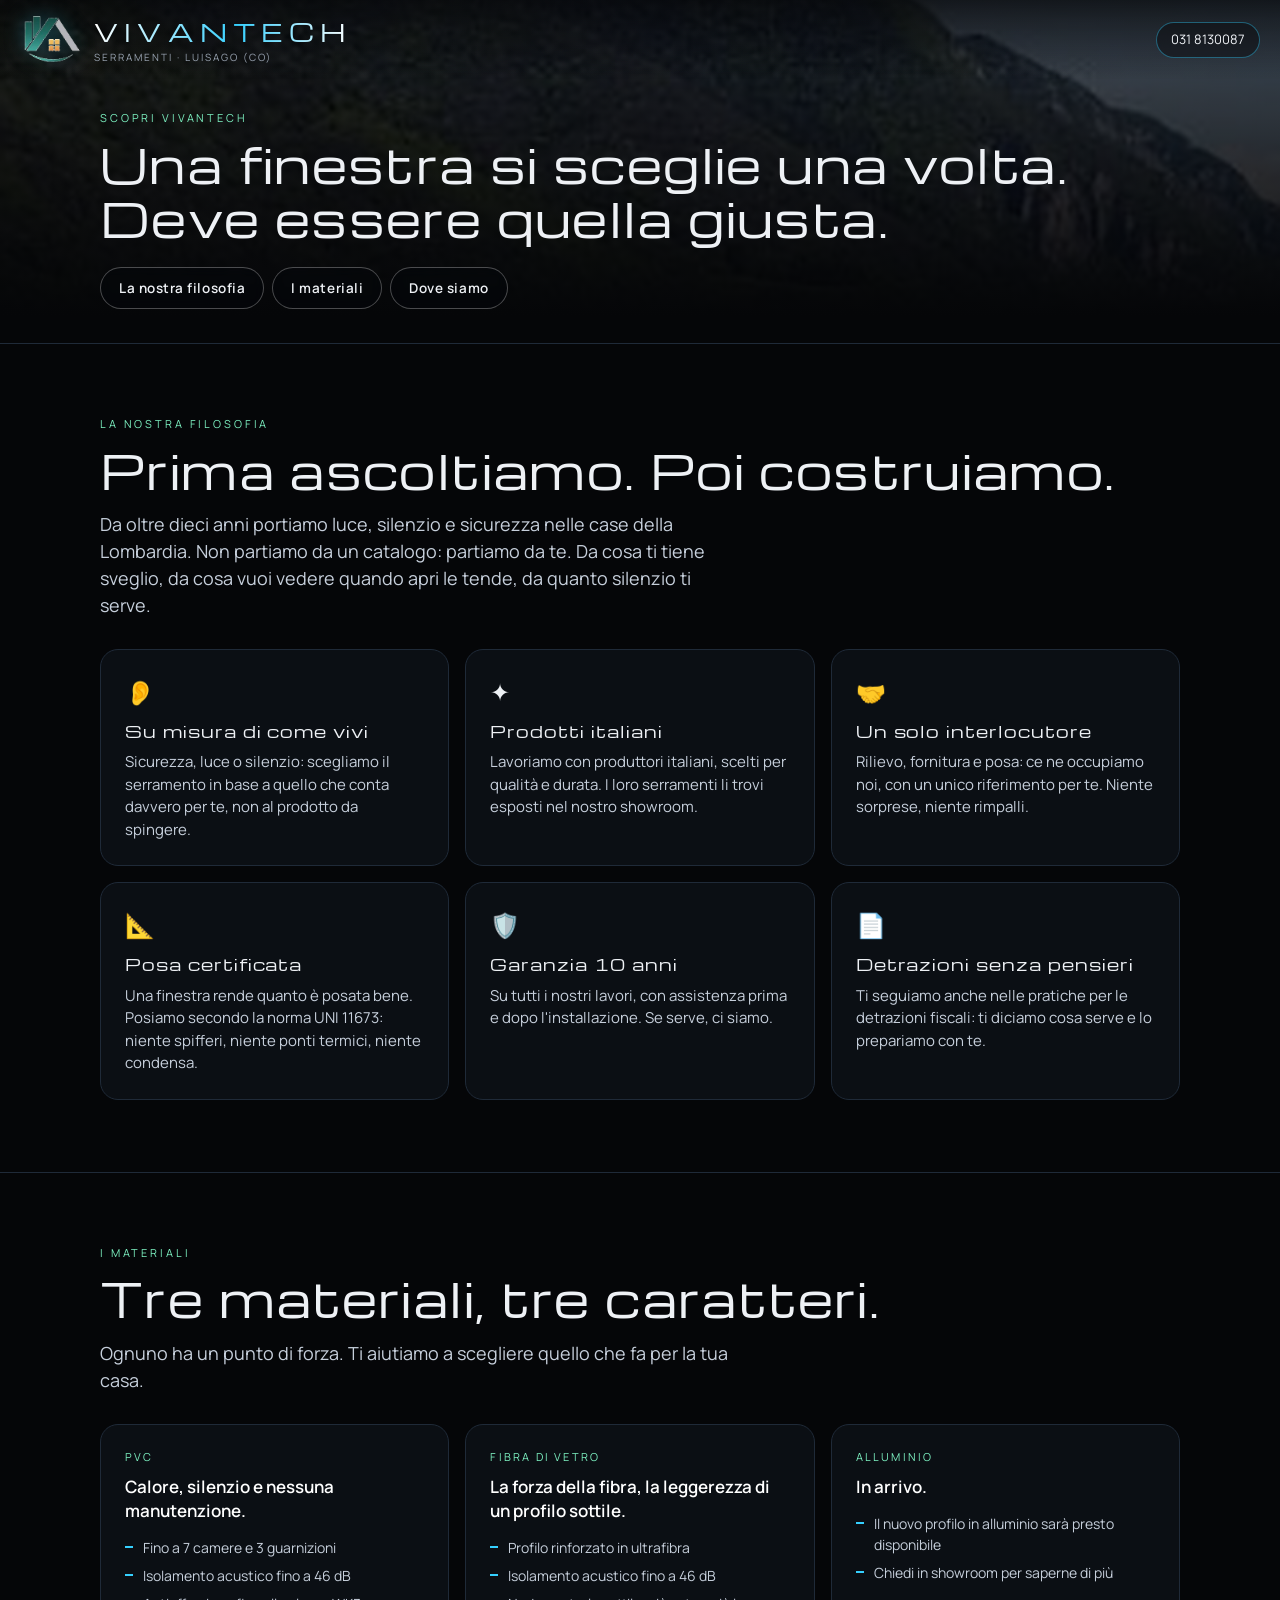
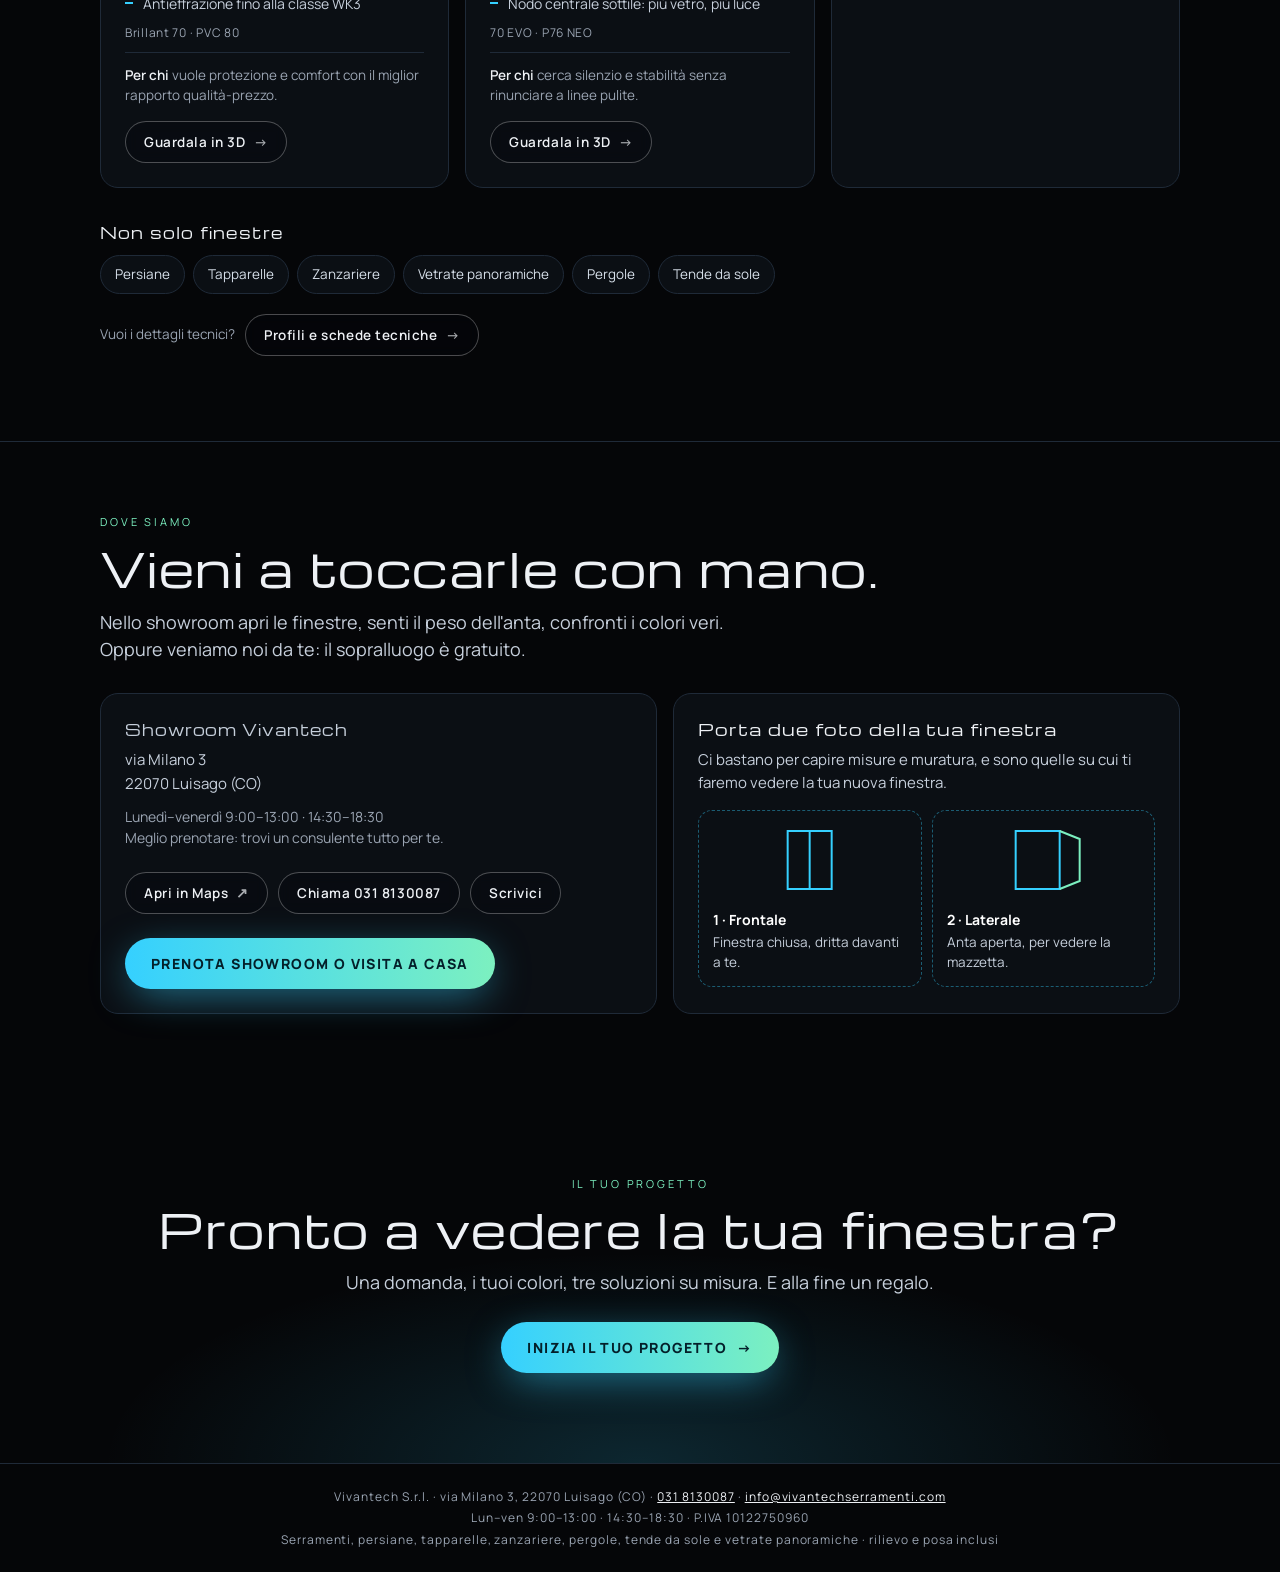
<file: scopri/index.html>
<!doctype html>
<html lang="it">
<head>
<meta charset="utf-8">
<meta name="viewport" content="width=device-width,initial-scale=1,viewport-fit=cover">
<title>Scopri Vivantech · Filosofia, materiali, showroom</title>
<meta name="description" content="Chi siamo, i materiali delle nostre finestre (PVC, fibra di vetro, alluminio) e lo showroom di Luisago (CO), via Milano 3.">
<meta name="theme-color" content="#050608">
<link rel="preconnect" href="https://fonts.googleapis.com">
<link rel="stylesheet" href="https://fonts.googleapis.com/css2?family=Michroma&family=Manrope:wght@400;600;800&display=swap">
<link rel="stylesheet" href="../css/vt.css">
<style>
.intro{position:relative;padding:calc(110px + env(safe-area-inset-top,0px)) 20px 34px;isolation:isolate;overflow:hidden}
.intro::before{content:"";position:absolute;inset:0;z-index:-2;background:url(../img/vista-lago.jpg) center 35%/cover;opacity:.55}
.intro::after{content:"";position:absolute;inset:0;z-index:-1;background:linear-gradient(180deg,rgba(5,6,8,.35),#050608 92%)}
.wrap{width:min(1080px,100%);margin:0 auto}
.jump{display:flex;flex-wrap:wrap;gap:8px;margin-top:22px}
section.blk{padding:clamp(48px,8vh,84px) 20px;border-top:1px solid var(--line);scroll-margin-top:60px}
.grid3{display:grid;grid-template-columns:repeat(3,1fr);gap:16px;margin-top:30px}
.card{background:var(--bg2);border:1px solid var(--line);border-radius:18px;padding:24px;display:flex;flex-direction:column;gap:10px}
.card h3{font:400 16px/1.35 var(--display);letter-spacing:.06em}
.card p{margin:0;color:#c6cfdb;font-size:15px}
.card .ico{font-size:24px}
/* materiali */
.mat .tag{font-size:11px;letter-spacing:.2em;text-transform:uppercase;color:var(--accent2)}
.mat .claim{font-size:17px;color:#fff;font-weight:600;line-height:1.4}
.mat ul{margin:4px 0 0;padding:0;list-style:none;display:grid;gap:7px;font-size:14px;color:#c6cfdb}
.mat li{padding-left:18px;position:relative}
.mat li::before{content:"";position:absolute;left:0;top:.62em;width:8px;height:2px;background:var(--accent)}
.mat .for{margin-top:auto;padding-top:12px;border-top:1px solid var(--line);font-size:13.5px;color:var(--muted)}
.mat .for b{color:var(--fg);font-weight:600}
.mat .models{font-size:12px;color:var(--muted);letter-spacing:.06em}
.mat a.gh{align-self:flex-start;margin-top:6px}
.also{font:400 15px var(--display);letter-spacing:.08em;margin:34px 0 12px}
.chips{list-style:none;display:flex;flex-wrap:wrap;gap:8px;padding:0;margin:0}
.chips li{border:1px solid var(--line);background:var(--bg2);border-radius:999px;padding:8px 14px;font-size:13.5px;color:#d7e0ea}
.more{margin-top:20px;display:flex;flex-wrap:wrap;gap:10px;align-items:center;color:var(--muted);font-size:13.5px}
/* dove siamo */
.two{display:grid;grid-template-columns:1.1fr 1fr;gap:16px;margin-top:30px}
.addr{font-size:18px;line-height:1.6}
.addr b{font-family:var(--display);font-weight:400;letter-spacing:.06em;font-size:15px;display:block;margin-bottom:6px}
.row{display:flex;flex-wrap:wrap;gap:10px;margin-top:14px}
.photos{display:grid;grid-template-columns:1fr 1fr;gap:10px;margin-top:6px}
.ph{border:1px dashed rgba(53,208,255,.4);border-radius:14px;padding:14px;font-size:13.5px;color:#c6cfdb}
.ph svg{width:100%;height:70px;margin-bottom:8px}
.ph b{display:block;color:#fff;font-size:14px;margin-bottom:2px}
/* chiusura: si torna sempre al binario B */
.end{padding:clamp(56px,10vh,96px) 20px;text-align:center;background:radial-gradient(60% 80% at 50% 100%,rgba(53,208,255,.16),transparent 70%)}
.end .sub{margin:12px auto 26px}
/* barra fissa su telefono: l'azione principale è sempre a un tocco */
.dock{position:fixed;left:12px;right:12px;bottom:calc(12px + env(safe-area-inset-bottom,0px));z-index:25;display:none}
.dock .btn{width:100%;box-shadow:0 10px 40px rgba(0,0,0,.6),0 0 30px -6px rgba(53,208,255,.6)}
@media(max-width:860px){.grid3,.two{grid-template-columns:1fr}.dock{display:block}footer{padding-bottom:96px}}
</style>
</head>
<body>
<header class="top">
 <a class="brand" href="../"><img src="../img/logo.png" alt="Logo Vivantech"><div><b>Vivantech</b><small>Serramenti · Luisago (CO)</small></div></a>
 <a class="tel" href="tel:+390318130087">031 8130087</a>
</header>

<div class="intro"><div class="wrap">
 <p class="eyebrow">Scopri Vivantech</p>
 <h1 class="ttl">Una finestra si sceglie una volta.<br>Deve essere quella giusta.</h1>
 <nav class="jump" aria-label="In questa pagina">
  <a class="gh" href="#filosofia">La nostra filosofia</a><a class="gh" href="#materiali">I materiali</a><a class="gh" href="#dove">Dove siamo</a>
 </nav>
</div></div>

<!-- FILOSOFIA -->
<section class="blk" id="filosofia"><div class="wrap">
 <p class="eyebrow">La nostra filosofia</p>
 <h2 class="ttl">Prima ascoltiamo. Poi costruiamo.</h2>
 <p class="sub">Da oltre dieci anni portiamo luce, silenzio e sicurezza nelle case della Lombardia. Non partiamo da un catalogo: partiamo da te. Da cosa ti tiene sveglio, da cosa vuoi vedere quando apri le tende, da quanto silenzio ti serve.</p>
 <div class="grid3">
  <div class="card"><span class="ico" aria-hidden="true">👂</span><h3>Su misura di come vivi</h3><p>Sicurezza, luce o silenzio: scegliamo il serramento in base a quello che conta davvero per te, non al prodotto da spingere.</p></div>
  <div class="card"><span class="ico" aria-hidden="true">✦</span><h3>Prodotti italiani</h3><p>Lavoriamo con produttori italiani, scelti per qualità e durata. I loro serramenti li trovi esposti nel nostro showroom.</p></div>
  <div class="card"><span class="ico" aria-hidden="true">🤝</span><h3>Un solo interlocutore</h3><p>Rilievo, fornitura e posa: ce ne occupiamo noi, con un unico riferimento per te. Niente sorprese, niente rimpalli.</p></div>
  <div class="card"><span class="ico" aria-hidden="true">📐</span><h3>Posa certificata</h3><p>Una finestra rende quanto è posata bene. Posiamo secondo la norma UNI 11673: niente spifferi, niente ponti termici, niente condensa.</p></div>
  <div class="card"><span class="ico" aria-hidden="true">🛡️</span><h3>Garanzia 10 anni</h3><p>Su tutti i nostri lavori, con assistenza prima e dopo l'installazione. Se serve, ci siamo.</p></div>
  <div class="card"><span class="ico" aria-hidden="true">📄</span><h3>Detrazioni senza pensieri</h3><p>Ti seguiamo anche nelle pratiche per le detrazioni fiscali: ti diciamo cosa serve e lo prepariamo con te.</p></div>
 </div>
</div></section>

<!-- MATERIALI -->
<section class="blk" id="materiali"><div class="wrap">
 <p class="eyebrow">I materiali</p>
 <h2 class="ttl">Tre materiali, tre caratteri.</h2>
 <p class="sub">Ognuno ha un punto di forza. Ti aiutiamo a scegliere quello che fa per la tua casa.</p>
 <div class="grid3">
  <article class="card mat">
   <span class="tag">PVC</span>
   <p class="claim">Calore, silenzio e nessuna manutenzione.</p>
   <ul><li>Fino a 7 camere e 3 guarnizioni</li><li>Isolamento acustico fino a 46 dB</li><li>Antieffrazione fino alla classe WK3</li></ul>
   <span class="models">Brillant 70 · PVC 80</span>
   <p class="for"><b>Per chi</b> vuole protezione e comfort con il miglior rapporto qualità-prezzo.</p>
   <a class="gh" href="../tre-finestre/#priorita">Guardala in 3D <i aria-hidden="true">→</i></a>
  </article>
  <article class="card mat">
   <span class="tag">Fibra di vetro</span>
   <p class="claim">La forza della fibra, la leggerezza di un profilo sottile.</p>
   <ul><li>Profilo rinforzato in ultrafibra</li><li>Isolamento acustico fino a 46 dB</li><li>Nodo centrale sottile: più vetro, più luce</li></ul>
   <span class="models">70 EVO · P76 NEO</span>
   <p class="for"><b>Per chi</b> cerca silenzio e stabilità senza rinunciare a linee pulite.</p>
   <a class="gh" href="../tre-finestre/#priorita">Guardala in 3D <i aria-hidden="true">→</i></a>
  </article>
  <article class="card mat">
   <span class="tag">Alluminio</span>
   <p class="claim">In arrivo.</p>
   <ul><li>Il nuovo profilo in alluminio sarà presto disponibile</li><li>Chiedi in showroom per saperne di più</li></ul>
  </article>
 </div>
 <h3 class="also">Non solo finestre</h3>
 <ul class="chips"><li>Persiane</li><li>Tapparelle</li><li>Zanzariere</li><li>Vetrate panoramiche</li><li>Pergole</li><li>Tende da sole</li></ul>
 <p class="more">Vuoi i dettagli tecnici? <a class="gh" href="../profili/">Profili e schede tecniche <i aria-hidden="true">→</i></a></p>
</div></section>

<!-- DOVE SIAMO -->
<section class="blk" id="dove"><div class="wrap">
 <p class="eyebrow">Dove siamo</p>
 <h2 class="ttl">Vieni a toccarle con mano.</h2>
 <p class="sub">Nello showroom apri le finestre, senti il peso dell'anta, confronti i colori veri. Oppure veniamo noi da te: il sopralluogo è gratuito.</p>
 <div class="two">
  <div class="card">
   <p class="addr"><b>Showroom Vivantech</b>via Milano 3<br>22070 Luisago (CO)</p>
   <p style="margin:0;color:var(--muted);font-size:14px">Lunedì–venerdì 9:00–13:00 · 14:30–18:30<br>Meglio prenotare: trovi un consulente tutto per te.</p>
   <div class="row">
    <a class="gh" href="https://www.google.com/maps/search/?api=1&amp;query=Vivantech+via+Milano+3+Luisago+CO" target="_blank" rel="noopener">Apri in Maps <i aria-hidden="true">↗</i></a>
    <a class="gh" href="tel:+390318130087">Chiama 031 8130087</a>
    <a class="gh" href="mailto:info@vivantechserramenti.com">Scrivici</a>
   </div>
   <div class="row"><a class="btn" href="../tre-finestre/#prenota">Prenota showroom o visita a casa</a></div>
  </div>
  <div class="card">
   <h3>Porta due foto della tua finestra</h3>
   <p>Ci bastano per capire misure e muratura, e sono quelle su cui ti faremo vedere la tua nuova finestra.</p>
   <div class="photos">
    <div class="ph"><svg viewBox="0 0 100 70" aria-hidden="true"><rect x="28" y="6" width="44" height="58" fill="none" stroke="#35d0ff" stroke-width="2"/><line x1="50" y1="6" x2="50" y2="64" stroke="#35d0ff" stroke-width="2"/></svg><b>1 · Frontale</b>Finestra chiusa, dritta davanti a te.</div>
    <div class="ph"><svg viewBox="0 0 100 70" aria-hidden="true"><rect x="22" y="6" width="44" height="58" fill="none" stroke="#35d0ff" stroke-width="2"/><path d="M66 6 L86 14 L86 56 L66 64" fill="none" stroke="#7cf0c0" stroke-width="2"/></svg><b>2 · Laterale</b>Anta aperta, per vedere la mazzetta.</div>
   </div>
  </div>
 </div>
</div></section>

<!-- RITORNO AL BINARIO B -->
<section class="end"><div class="wrap">
 <p class="eyebrow">Il tuo progetto</p>
 <h2 class="ttl">Pronto a vedere la tua finestra?</h2>
 <p class="sub">Una domanda, i tuoi colori, tre soluzioni su misura. E alla fine un regalo.</p>
 <a class="btn" href="../tre-finestre/#priorita">Inizia il tuo progetto <span aria-hidden="true">→</span></a>
</div></section>

<div class="dock"><a class="btn" href="../tre-finestre/#priorita">Inizia il tuo progetto →</a></div>
<footer>Vivantech S.r.l. · via Milano 3, 22070 Luisago (CO) · <a href="tel:+390318130087">031 8130087</a> · <a href="mailto:info@vivantechserramenti.com">info@vivantechserramenti.com</a><br>Lun–ven 9:00–13:00 · 14:30–18:30 · P.IVA 10122750960<br>Serramenti, persiane, tapparelle, zanzariere, pergole, tende da sole e vetrate panoramiche · rilievo e posa inclusi</footer>
</body>
</html>
</file>
<file: css/vt.css>
/* Vivantech · stile comune di Home e Scopri
   Regole di neuromarketing applicate:
   - una sola azione primaria per schermata (gradiente luminoso), le altre sono "ghost";
   - testo corto, gerarchia a tre livelli (sopratitolo, titolo, una riga di beneficio);
   - movimento lento e calmo (niente lampeggi), disattivato con prefers-reduced-motion. */
:root{--bg:#050608;--bg2:#0b0f14;--fg:#eef1f5;--muted:#9aa4b2;--line:#1f2a38;--accent:#35d0ff;--accent2:#7cf0c0;
 --display:'Michroma',Arial,sans-serif;--body:'Manrope',Arial,sans-serif;color-scheme:dark}
*{box-sizing:border-box}
html{scroll-behavior:smooth}
body{margin:0;background:var(--bg);color:var(--fg);font-family:var(--body);line-height:1.5;overflow-x:hidden}
img{max-width:100%;display:block}
a{color:inherit}
[hidden]{display:none!important}

/* header minimale: logo + telefono, nient'altro */
.top{position:fixed;inset:0 0 auto 0;z-index:30;display:flex;align-items:center;justify-content:space-between;gap:12px;
 padding:calc(10px + env(safe-area-inset-top,0px)) 20px 10px;background:linear-gradient(rgba(5,6,8,.75),rgba(5,6,8,0))}
.brand{display:flex;align-items:center;gap:12px;text-decoration:none;min-width:0}
.brand img{width:62px;height:auto;filter:drop-shadow(0 0 10px rgba(53,208,255,.3))}
.brand b{font:400 clamp(16px,2.4vw,24px) var(--display);letter-spacing:.26em;text-transform:uppercase;
 background:linear-gradient(90deg,#fff,var(--accent) 55%,#fff);-webkit-background-clip:text;background-clip:text;color:transparent}
.brand small{display:block;color:var(--muted);font-size:10px;letter-spacing:.2em;text-transform:uppercase;margin-top:2px}
.tel{color:var(--fg);text-decoration:none;border:1px solid rgba(53,208,255,.4);border-radius:999px;padding:7px 14px;font-size:13px;white-space:nowrap;background:rgba(5,6,8,.4);backdrop-filter:blur(6px)}
.tel:hover{border-color:var(--accent)}

/* pulsanti */
.btn{appearance:none;border:0;display:inline-flex;align-items:center;justify-content:center;gap:10px;text-decoration:none;cursor:pointer;
 background:linear-gradient(90deg,var(--accent),var(--accent2));color:#04202a;font:800 14px var(--body);letter-spacing:.1em;text-transform:uppercase;
 border-radius:999px;padding:16px 26px;box-shadow:0 10px 40px -8px rgba(53,208,255,.6);transition:transform .25s,box-shadow .25s,filter .25s}
.btn:hover{transform:translateY(-2px);filter:brightness(1.06);box-shadow:0 16px 50px -8px rgba(53,208,255,.75)}
.btn:focus-visible,.gh:focus-visible{outline:2px solid #fff;outline-offset:3px}
.gh{display:inline-flex;align-items:center;gap:8px;text-decoration:none;color:var(--fg);border:1px solid rgba(255,255,255,.28);border-radius:999px;
 padding:11px 18px;font:600 13.5px var(--body);letter-spacing:.04em;background:rgba(5,8,12,.35);backdrop-filter:blur(6px);transition:border-color .2s,background .2s}
.gh:hover{border-color:var(--accent);background:rgba(53,208,255,.08)}
.gh i{font-style:normal;opacity:.7}

.eyebrow{font-size:11px;letter-spacing:.26em;text-transform:uppercase;color:var(--accent2);margin:0 0 10px}
h1,h2,h3{font-weight:400;margin:0}
.ttl{font:400 clamp(24px,4.2vw,46px)/1.18 var(--display);letter-spacing:.03em}
.sub{color:#c6cfdb;font-size:clamp(15px,1.7vw,18px);max-width:58ch;margin:14px 0 0}

footer{padding:22px 16px calc(22px + env(safe-area-inset-bottom,0px));text-align:center;color:var(--muted);font-size:12px;letter-spacing:.08em;line-height:1.8;border-top:1px solid var(--line);background:var(--bg)}
footer a{color:var(--fg)}

@media(max-width:640px){.top{padding-inline:14px}.brand img{width:48px}.brand small{display:none}.btn{width:100%;padding:16px 18px}}
@media(prefers-reduced-motion:reduce){*{animation:none!important;transition:none!important}html{scroll-behavior:auto}}
</file>
